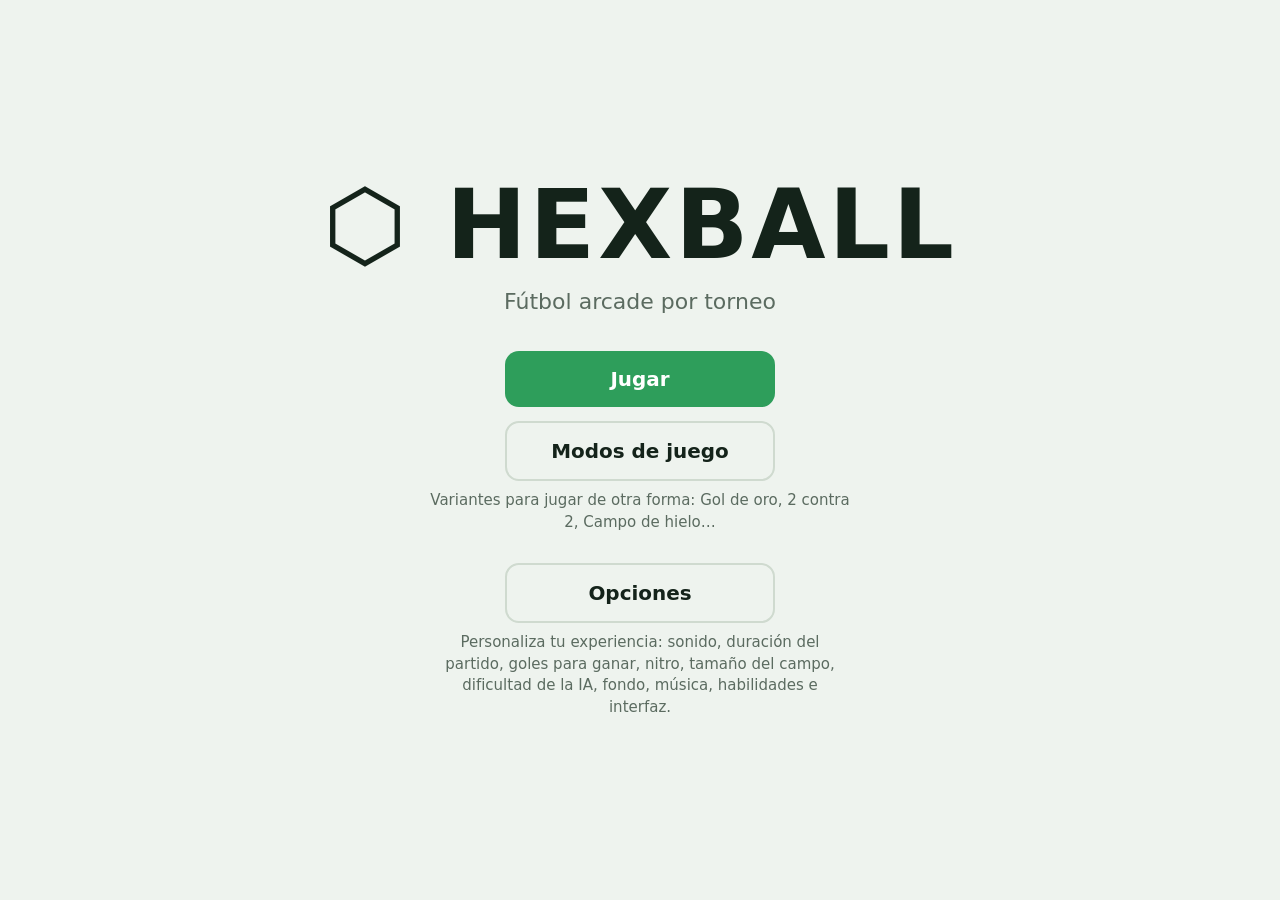
<file: index.html>
<!DOCTYPE html>
<html lang="es">
<head>
<link rel="icon" href="data:image/svg+xml,<svg xmlns=%22http://www.w3.org/2000/svg%22 viewBox=%220 0 100 100%22><text y=%22.9em%22 font-size=%2290%22>⬡</text></svg>">
<meta charset="utf-8">
<meta name="viewport" content="width=device-width, initial-scale=1, viewport-fit=cover">
<title>Hexball</title>
<link rel="stylesheet" href="style.css">
</head>
<body>
<section id="s-menu" class="screen active">
  <h1>⬡ HEXBALL</h1><div class="sub">Fútbol arcade por torneo</div>
  <button id="b-play">Jugar</button>
  <button id="b-modes" class="sec">Modos de juego</button>
  <div class="hint">Variantes para jugar de otra forma: Gol de oro, 2 contra 2, Campo de hielo…</div>
  <button id="b-opt" class="sec">Opciones</button>
  <div class="hint">Personaliza tu experiencia: sonido, duración del partido, goles para ganar, nitro, tamaño del campo, dificultad de la IA, fondo, música, habilidades e interfaz.</div>
</section>

<section id="s-opt" class="screen">
  <h2>Opciones</h2><div class="sub">Ajusta el partido a tu gusto</div>
  <div class="card">
    <div class="opt"><span>Sonido</span><input type="checkbox" id="o-snd" checked></div>
    <div class="opt"><span>Música de fondo</span><input type="checkbox" id="o-mus" checked></div>
    <div class="opt"><span>Habilidades aleatorias ✨</span><input type="checkbox" id="o-pu" checked></div>
    <div class="opt"><span>Duración del partido</span><select id="o-time"><option value="60">1 min</option><option value="180" selected>3 min</option><option value="300">5 min</option></select></div>
    <div class="opt"><span>Goles para ganar</span><select id="o-goals"><option>3</option><option selected>5</option><option>7</option><option>10</option></select></div>
    <div class="opt"><span>Nitro y turbo ⚡</span><input type="checkbox" id="o-stam" checked></div>
    <div class="opt"><span>Dificultad de la IA</span><select id="o-diff"><option value="easy">Fácil</option><option value="normal" selected>Normal</option><option value="hard">Difícil</option></select></div>
    <div class="opt"><span>Tamaño del campo</span><select id="o-size"><option value="s">Pequeño</option><option value="m" selected>Mediano</option><option value="l">Grande</option></select></div>
    <div class="opt"><span>Fondo del campo</span><select id="o-bg"><option value="grass">Césped clásico</option><option value="night">Noche</option><option value="light">Claro</option><option value="ice">Hielo</option><option value="sand">Desierto</option><option value="neon">Neón</option></select></div>
    <div class="opt"><span>Interfaz</span><select id="o-ui"><option value="auto">Automática</option><option value="light">Clara</option><option value="dark">Oscura</option></select></div>
  </div>
  <div class="okmsg" id="o-ok"></div>
  <div class="btns"><button id="b-apply" hidden>Aplicar cambios</button><button class="sec" id="b-optback">Volver</button></div>
</section>

<div id="dlg"><div class="box">
  <h3>Tienes cambios sin aplicar</h3>
  <p>¿Quieres aplicar los cambios antes de salir?</p>
  <button id="d-yes">Aplicar cambios</button><button class="sec" id="d-no">No aplicar</button>
</div></div>

<section id="s-modes" class="screen">
  <h2>Modos de juego</h2><div class="sub">Elige cómo quieres jugar</div>
  <button class="mode" id="m-gold"><b>⚡ Gol de oro</b><span>Muerte súbita 1 contra 1: sin tiempo ni límite de goles, el primer gol gana el partido.</span></button>
  <button class="mode" id="m-2v2"><b>🤝 2 contra 2</b><span>Tú y un compañero IA contra dos rivales IA, en un campo un 25 % más grande. Tiempo y goles según Opciones.</span></button>
  <button class="mode" id="m-ice"><b>🧊 Campo de hielo</b><span>Pista helada: el balón se desliza mucho más y los jugadores patinan, así que hay menos control. Tiempo y goles según Opciones.</span></button>
  <button class="sec" data-go="s-menu">Volver</button>
</section>

<section id="s-count" class="screen">
  <h2>¿Cuántos jugadores?</h2><div class="sub">El torneo será por eliminatorias 1 contra 1</div>
  <button data-n="2">2 jugadores</button><br><button data-n="4">4 jugadores</button><br><button data-n="8">8 jugadores</button><br>
  <button class="sec" data-go="s-menu">Volver</button>
</section>

<section id="s-names" class="screen">
  <h2 id="names-t">Jugadores</h2><div class="sub" id="names-s">Edita el nombre o elige que juegue la IA</div>
  <div class="card names" id="names"></div>
  <button id="b-start">Empezar torneo</button><br><button class="sec" id="b-names-back">Volver</button>
</section>

<section id="s-bracket" class="screen">
  <h2 id="br-t">Torneo</h2><div class="br" id="br"></div>
  <div class="msg" id="msg"></div>
  <button id="b-next">Jugar siguiente partido</button>
</section>

<section id="s-match" class="screen">
  <div id="hud"><span class="a" id="h-a"></span><span class="sc" id="h-sa">0</span><span id="h-t">0:00</span><span class="sc" id="h-sb">0</span><span class="b" id="h-b"></span></div>
  <div id="wrap"><canvas id="cv" width="1204" height="748"></canvas>
    <div id="ov"><div class="champ" id="ov-t"></div><div id="ov-s" style="font-size:28px;margin-bottom:10px"></div><button id="b-cont">Continuar</button></div></div>
  <div class="help" id="help">Izquierda (rojo): <b>W A S D</b> + <b>Espacio</b> chutar, <b>Shift izq.</b> turbo · Derecha (azul): <b>Flechas</b> + <b>Enter</b> chutar, <b>Shift der.</b> turbo</div>
  <button class="sec" id="b-quit" style="min-width:120px;padding:8px 16px">Salir</button>
</section>

<section id="s-end" class="screen">
  <h2 id="end-t">🏆 Torneo terminado</h2>
  <div class="champ" id="champ"></div><div class="msg" id="final"></div>
  <div class="br" id="br2"></div>
  <button id="b-again">Menú principal</button>
</section>

<script src="script.js"></script>
</body>
</html>
</file>
<file: style.css>
:root{--bg:#eef3ee;--card:#fff;--tx:#14231a;--mu:#5b6b60;--ac:#2e9e5b;--ac2:#e5483d;--bl:#2f6fe0;--bd:#cfdacf;color-scheme:light;box-sizing:border-box;padding-top:env(safe-area-inset-top,0px);padding-bottom:env(safe-area-inset-bottom,0px)}
@media (prefers-color-scheme:dark){:root:not([data-theme="light"]){--bg:#0f1a14;--card:#182720;--tx:#eaf3ec;--mu:#97aa9d;--bd:#2c4237;color-scheme:dark}}
:root[data-theme="dark"]{--bg:#0f1a14;--card:#182720;--tx:#eaf3ec;--mu:#97aa9d;--bd:#2c4237;color-scheme:dark}
*{box-sizing:border-box}
html,body{margin:0;min-height:100%;background:var(--bg);color:var(--tx);font-family:system-ui,-apple-system,"Segoe UI",Roboto,sans-serif}
.screen{display:none;max-width:940px;margin:0 auto;padding:24px 16px;text-align:center}
.screen.active{display:block}
/* pantallas de menú: grandes y centradas en vertical y horizontal */
.screen.active:not(#s-match){display:flex;flex-direction:column;align-items:center;justify-content:center;min-height:100vh;min-height:100dvh;font-size:19px}
.screen>*{max-width:100%}
[hidden]{display:none!important}
h1{font-size:clamp(46px,12vw,96px);margin:10px 0 8px;letter-spacing:3px}
h2{font-size:clamp(30px,6vw,44px);margin:8px 0 14px}
.sub{color:var(--mu);margin-bottom:30px;font-size:clamp(17px,2.6vw,22px)}
.hint{color:var(--mu);font-size:15px;line-height:1.45;max-width:420px;margin:2px auto 22px}
.btns{display:flex;flex-wrap:wrap;justify-content:center}
.okmsg{color:var(--ac);font-weight:700;min-height:1.3em;margin:0}
button{font:inherit;font-size:1.05em;font-weight:600;padding:16px 38px;margin:7px;border:0;border-radius:14px;background:var(--ac);color:#fff;cursor:pointer;min-width:270px}
button:hover{filter:brightness(1.1)}
button.sec{background:transparent;color:var(--tx);border:2px solid var(--bd)}
.card{background:var(--card);border:1px solid var(--bd);border-radius:18px;padding:14px 26px;width:100%;max-width:640px;margin:0 auto 14px;text-align:left}
.opt{display:flex;justify-content:space-between;align-items:center;gap:14px;padding:10px 0;border-bottom:1px solid var(--bd)}
.opt:last-child{border:0}
select,input[type=text]{font:inherit;padding:10px 12px;border-radius:10px;border:1px solid var(--bd);background:var(--bg);color:var(--tx)}
input[type=checkbox]{width:26px;height:26px;accent-color:var(--ac)}
.names{display:flex;flex-direction:column;gap:12px}
.pl{display:flex;gap:10px;align-items:center}.pl input{flex:1;min-width:0}.pl input:disabled{opacity:.6}
.seg{display:flex;border:2px solid var(--bd);border-radius:12px;overflow:hidden;flex:none}
.seg button{margin:0;min-width:0;padding:10px 14px;border-radius:0;background:transparent;color:var(--tx);font-size:.9em}
.seg button.on{background:var(--ac);color:#fff}
#dlg{position:fixed;inset:0;display:none;align-items:center;justify-content:center;background:rgba(0,0,0,.6);z-index:50;padding:16px}
#dlg.on{display:flex}
#dlg .box{background:var(--card);border:1px solid var(--bd);border-radius:18px;padding:28px 30px;max-width:460px;width:100%;text-align:center}
#dlg h3{margin:0 0 8px;font-size:26px}#dlg p{margin:0 0 18px;color:var(--mu);font-size:18px}
#hud{display:flex;justify-content:center;align-items:center;gap:14px;font-weight:700;font-size:clamp(14px,3.5vw,22px);margin-bottom:8px;flex-wrap:wrap}
#hud .a{color:var(--ac2)}#hud .b{color:var(--bl)}
#hud .sc{font-size:1.5em;background:var(--card);padding:2px 14px;border-radius:8px;border:1px solid var(--bd)}
#wrap{position:relative}
#s-match{max-width:1500px}
canvas{--ar:1.61;width:min(100%,calc((100vh - 270px)*var(--ar)));max-width:1400px;height:auto;aspect-ratio:var(--ar);border-radius:12px;border:3px solid var(--bd);display:block;margin:0 auto}
#ov{position:absolute;inset:0;display:none;align-items:center;justify-content:center;flex-direction:column;background:rgba(0,0,0,.65);border-radius:12px;color:#fff}
#ov.on{display:flex}
.help{color:var(--mu);font-size:13px;margin-top:8px}
.br{display:flex;gap:14px;overflow-x:auto;justify-content:center;padding:8px 0;text-align:left}
.col{display:flex;flex-direction:column;justify-content:space-around;gap:12px;min-width:170px}
.col h4{margin:0;text-align:center;color:var(--mu)}
.match{background:var(--card);border:1px solid var(--bd);border-radius:10px;overflow:hidden}
.row{display:flex;justify-content:space-between;gap:8px;padding:7px 10px;font-size:14px}
.row+.row{border-top:1px solid var(--bd)}
.row.win{background:rgba(46,158,91,.18);font-weight:700}
.row.lose{opacity:.55;text-decoration:line-through}
.msg{margin:10px 0;font-weight:600}
.champ{font-size:clamp(22px,6vw,38px);margin:10px 0}

@media (max-width:600px){.screen{padding:12px 8px}button{min-width:200px;padding:14px 24px}.card{padding:14px 16px}.opt{font-size:16px}.seg button{padding:9px 9px}.pl{flex-wrap:wrap}.pl input{flex-basis:100%}}
#s-opt{padding-top:10px;padding-bottom:10px}
#s-opt h2{margin:0 0 4px}#s-opt .sub{margin-bottom:14px}
#s-opt .opt{padding:7px 0}#s-opt button{padding:12px 30px;margin:4px 7px}
#s-opt .card{margin-bottom:6px}

.screen br{display:none}
.mode{background:var(--card);color:var(--tx);border:2px solid var(--bd);width:100%;max-width:520px;text-align:left;padding:20px 26px;margin-bottom:14px}
.mode b{display:block;font-size:1.25em}
.mode span{display:block;font-weight:400;color:var(--mu);font-size:.85em;margin-top:6px;line-height:1.4}
.mode:hover{border-color:var(--ac);filter:none}

/* controles gráficos */
.help{display:flex;flex-wrap:wrap;justify-content:center;align-items:center;gap:10px 18px;color:var(--tx);font-size:13px;margin-top:10px}
.kg{display:flex;align-items:center;gap:14px;background:var(--card);border:2px solid var(--c);border-radius:14px;padding:8px 14px}
.kg .who{color:var(--c);font-size:14px}
.kg .pad{display:grid;grid-template-columns:repeat(3,30px);grid-auto-rows:30px;gap:3px}
.kg i{display:block}
.kg .ex{display:grid;grid-template-columns:auto auto;gap:4px 8px;align-items:center;text-align:left}
.kg .ex span{color:var(--mu);font-size:12px}
kbd{display:inline-flex;align-items:center;justify-content:center;min-width:30px;height:30px;padding:0 6px;border-radius:7px;background:var(--bg);border:2px solid var(--bd);border-bottom-width:4px;font:700 13px system-ui;color:var(--tx)}
kbd.wide{min-width:84px}
.lg{flex-basis:100%;color:var(--mu);font-size:12px}
</file>
